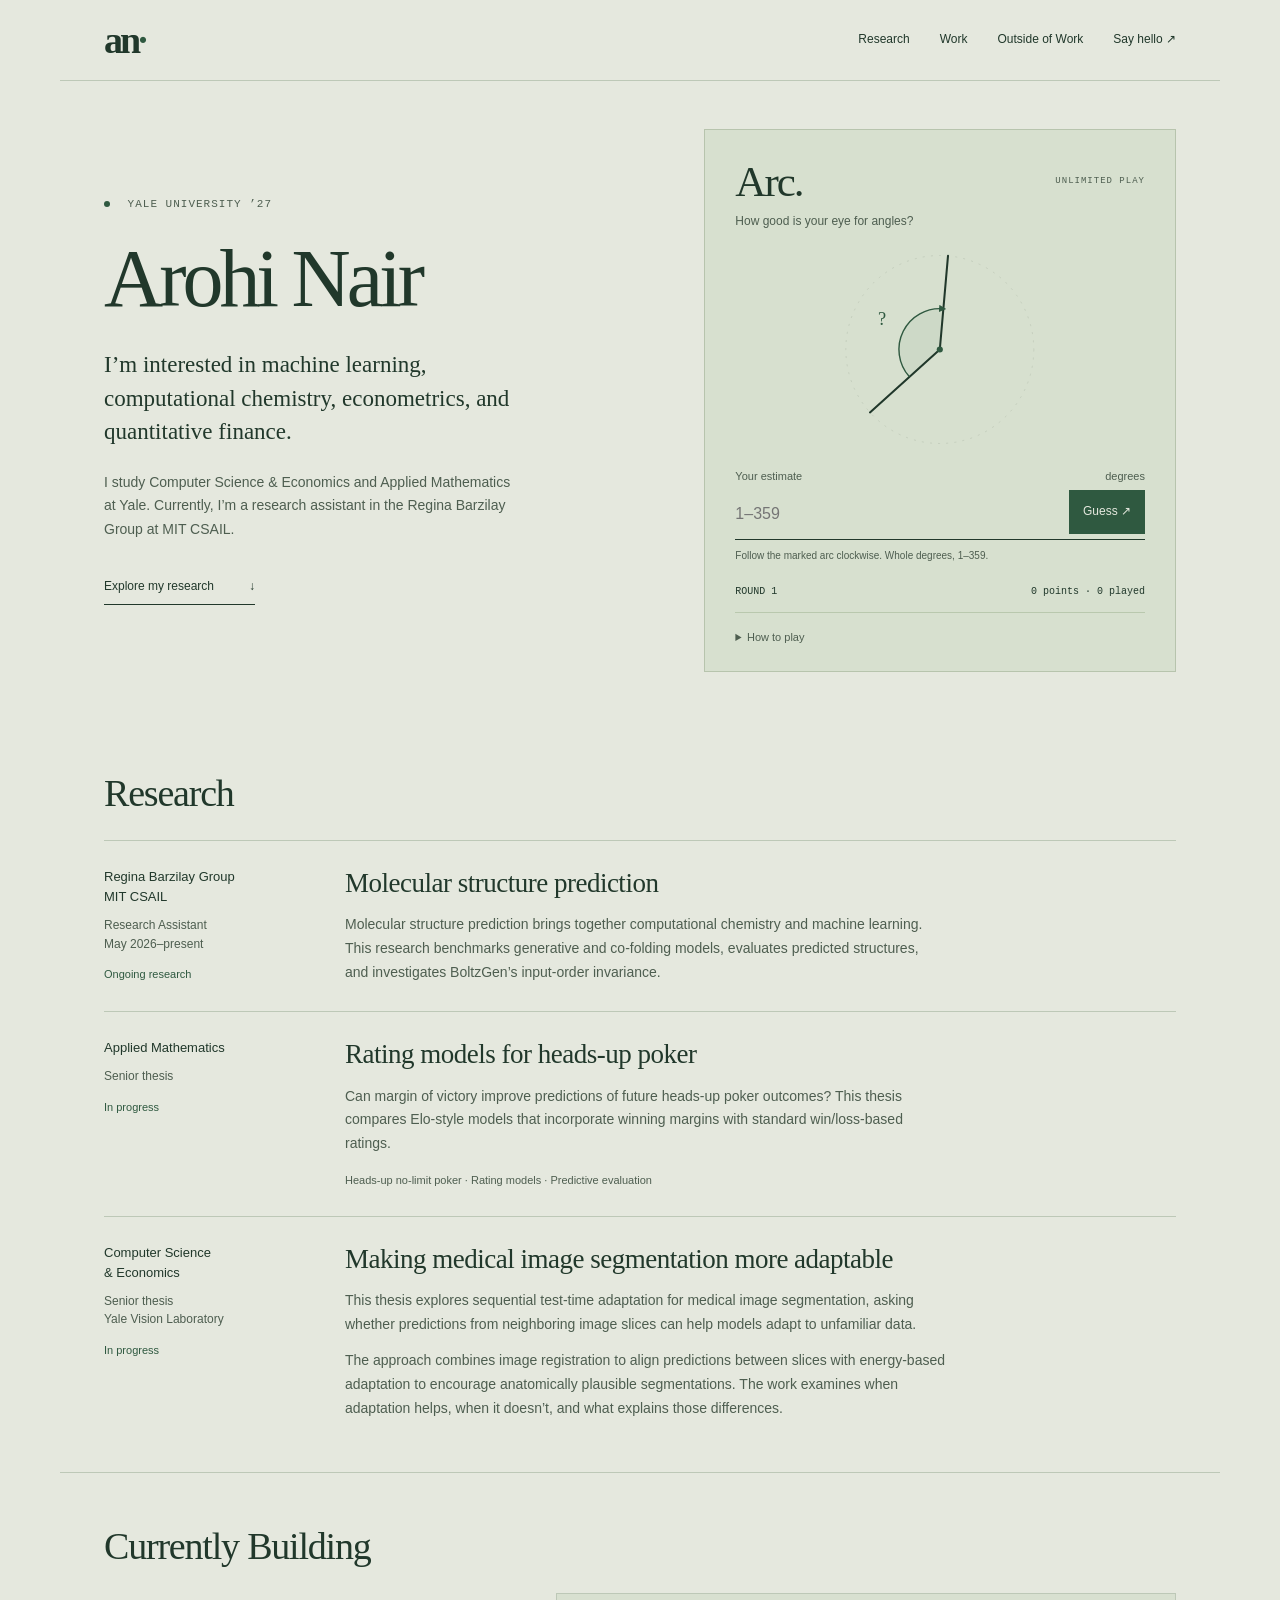
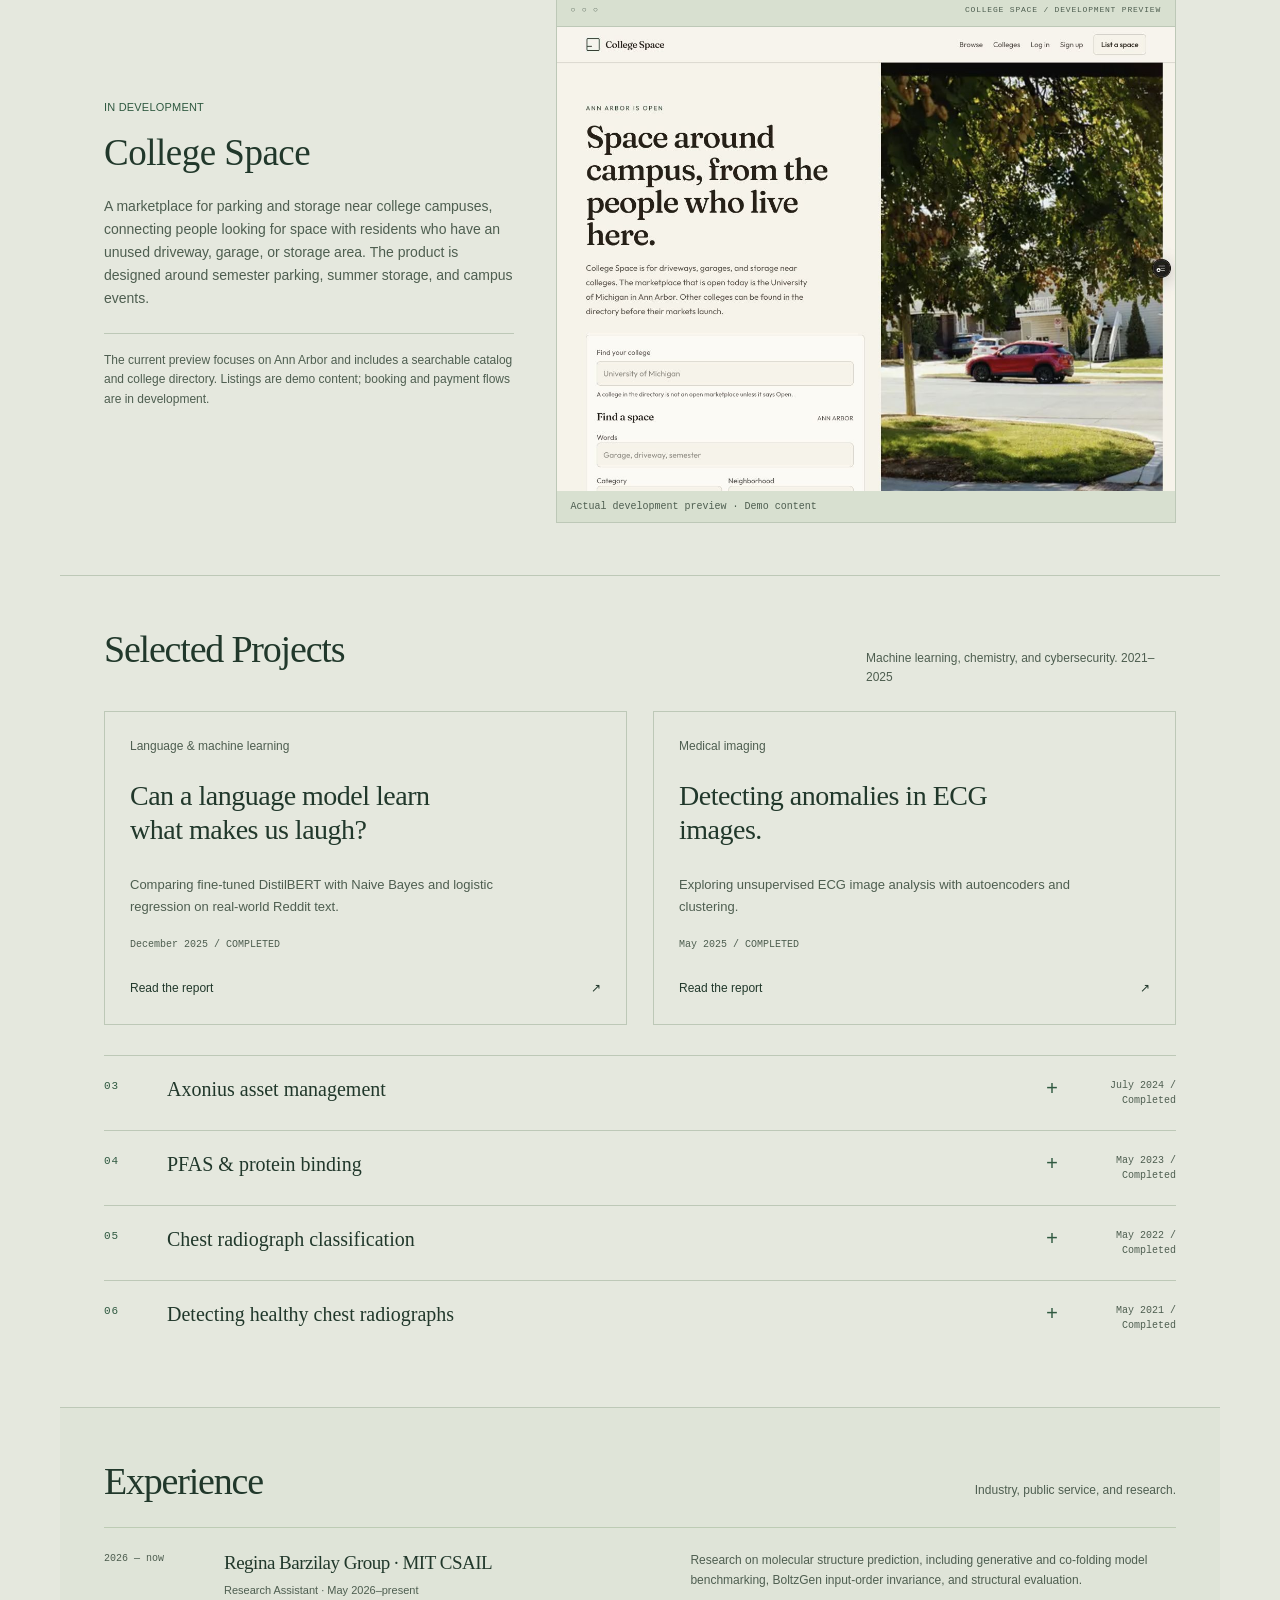
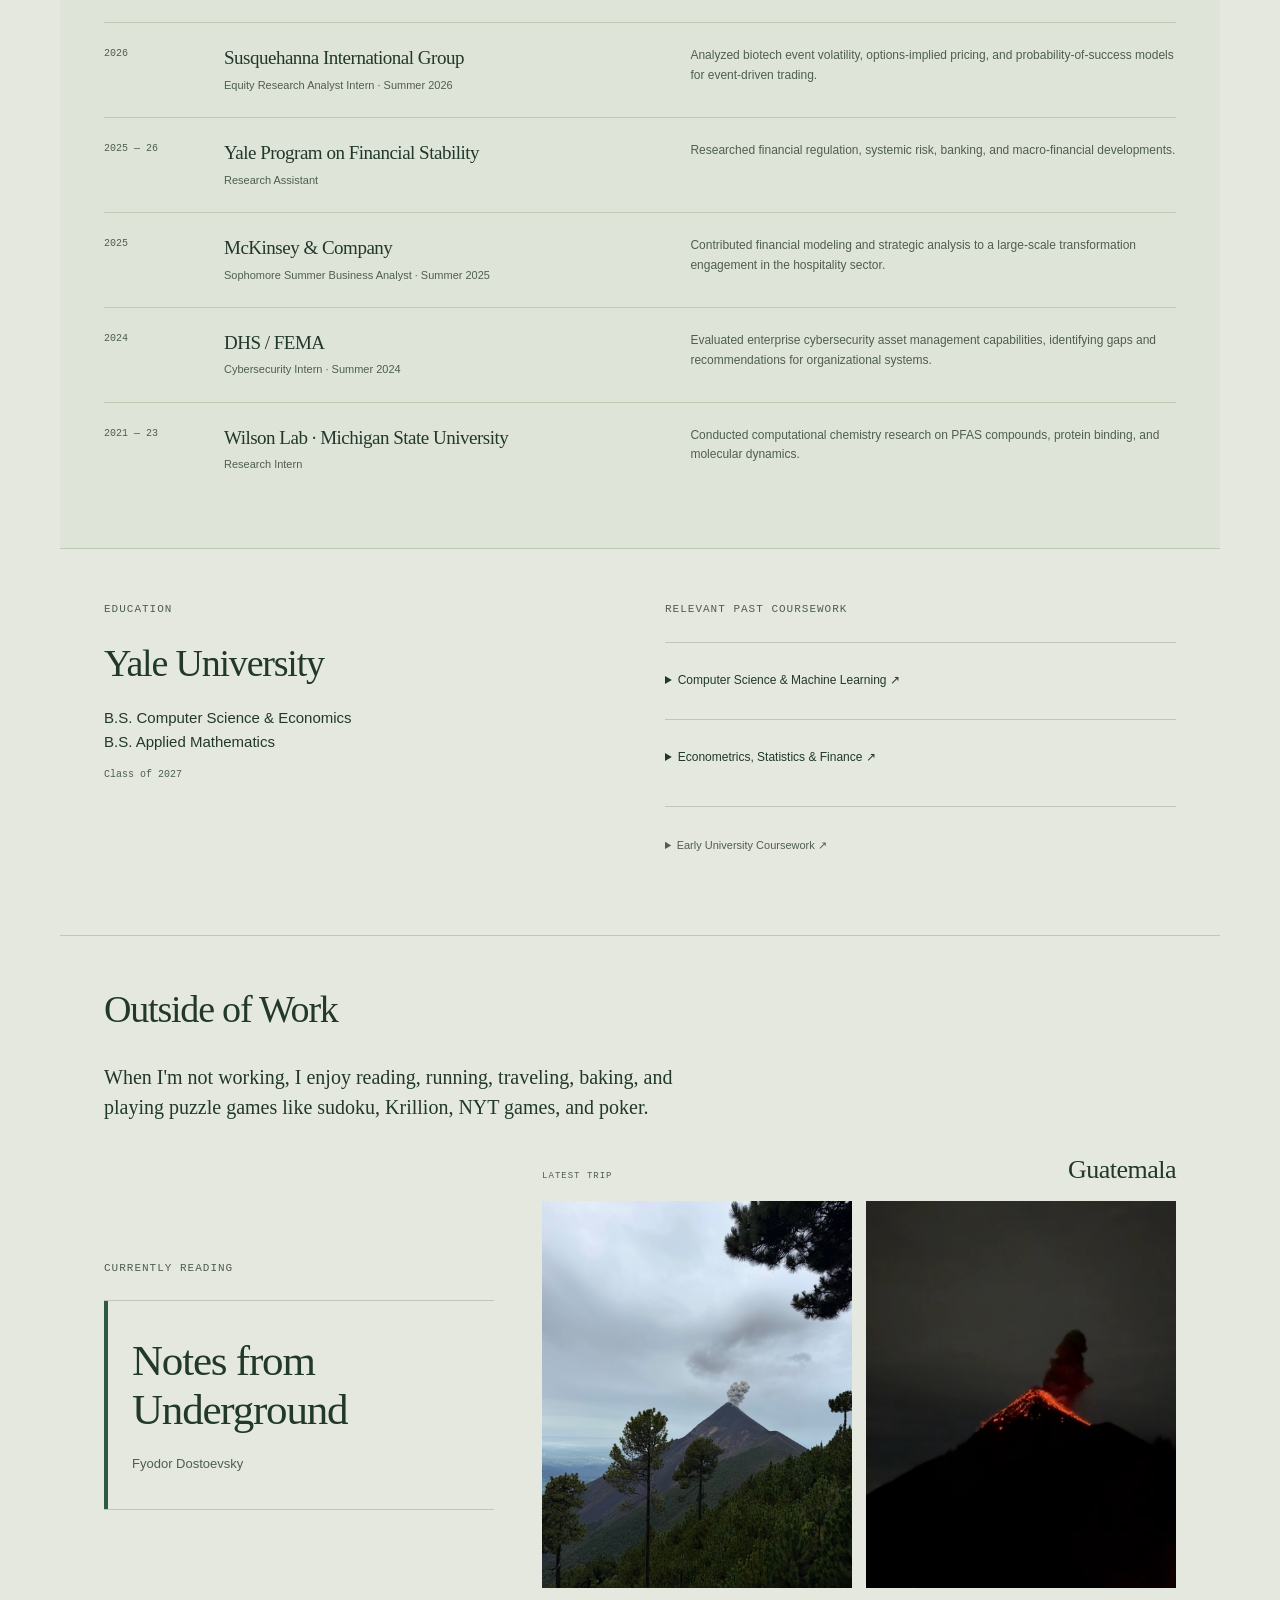
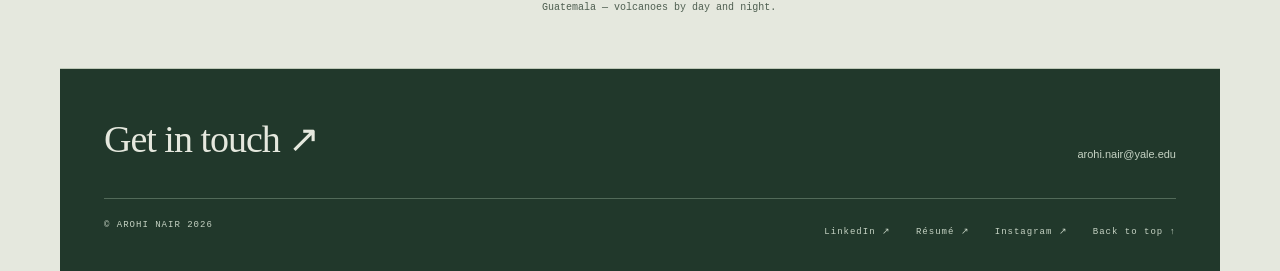
<file: index.html>
<!doctype html>
<html lang="en">
<head>
<meta charset="utf-8">
<meta name="viewport" content="width=device-width, initial-scale=1"><title>Arohi Nair — Research & Projects</title>
<meta name="description" content="Arohi Nair studies Computer Science & Economics and Applied Mathematics at Yale. Field notes on machine learning, computational chemistry, markets, and games.">
<meta property="og:title" content="Arohi Nair — Field Notes">
<meta property="og:description" content="Machine learning, computational chemistry, and quantitative finance. Research, projects, and an angle game.">
<meta property="og:type" content="website">
<meta property="og:url" content="https://arohinair.com/">
<meta property="og:image" content="https://arohinair.com/images/arohi.png">
<meta name="twitter:card" content="summary">
<meta name="theme-color" content="#e5e8de">
<link rel="icon" href="images/icon.png">
<link rel="stylesheet" href="assets/css/portfolio/style.css">
<script type="module" src="assets/js/portfolio/site.js">
</script>
</head>
<body><a class="skip" href="#main">Skip to content</a>
<header class="site-header"><a class="wordmark" href="#">an<span>·</span></a>
<nav aria-label="Main navigation"><a href="#research">Research</a><a href="#work">Work</a><a href="#notes">Outside of Work</a><a href="mailto:arohi.nair@yale.edu">Say hello ↗</a>
</nav>
</header>
<main id="main">
<section class="hero">
<div class="intro">
<p class="eyebrow"><span class="dot"></span> YALE UNIVERSITY ’27</p>
<h1>Arohi Nair</h1>
<p class="intro-copy">I’m interested in machine learning, computational chemistry, econometrics, and quantitative finance.</p>
<p class="bio">I study Computer Science & Economics and Applied Mathematics at Yale. Currently, I’m a research assistant in the Regina Barzilay Group at MIT CSAIL.</p><a class="text-link" href="#research">Explore my research <span>↓</span></a>
</div>
<aside class="game angle-game" aria-labelledby="game-title">
<div class="game-title-row"><h2 id="game-title">Arc.</h2><span class="mono">UNLIMITED PLAY</span></div>
<p class="game-deck">How good is your eye for angles?</p>
<svg id="angle-diagram" viewBox="0 0 320 230" role="img" aria-labelledby="angle-title angle-description">
<title id="angle-title">Estimate the marked angle</title>
<desc id="angle-description">Two rays meet at a vertex. Estimate the angle traced clockwise by the marked arc, which may be greater than 180 degrees.</desc>
<defs><marker id="arc-arrow" markerWidth="5" markerHeight="5" refX="3" refY="2.5" orient="auto"><path d="M0,0 L5,2.5 L0,5" fill="currentColor"/></marker></defs>
<circle class="angle-guide" cx="160" cy="115" r="92"/>
<path id="angle-sector" class="angle-sector"/>
<path id="angle-rays" class="angle-rays"/>
<path id="guess-ray" class="guess-ray" hidden/>
<path id="angle-arc" class="angle-arc" marker-end="url(#arc-arrow)"/>
<circle class="angle-vertex" cx="160" cy="115" r="3"/>
<text id="angle-label" class="angle-label" text-anchor="middle" dominant-baseline="middle">?</text>
</svg>
<form id="guess-form" novalidate>
<label for="guess">Your estimate <span>degrees</span></label>
<div class="input-line"><input id="guess" name="guess" type="text" inputmode="numeric" autocomplete="off" placeholder="1–359" aria-describedby="input-help game-error"><button type="submit" id="submit-guess">Guess ↗</button></div>
<p id="input-help">Follow the marked arc clockwise. Whole degrees, 1–359.</p>
<p id="game-error" role="alert"></p>
</form>
<div id="result" hidden role="status" aria-live="polite" aria-atomic="true" tabindex="-1"></div>
<button id="next-angle" class="next-angle" hidden>Next angle ↗</button>
<div class="game-bottom"><span id="round-label">ROUND 1</span><span id="session-score">0 points · 0 played</span></div>
<details class="rules"><summary>How to play</summary>
<p>Estimate the angle between the two rays, following the marked arc clockwise. The marked angle can be anything from 1° to 359°, including angles larger than a half-turn.</p>
<p>You get one guess per round. The answer appears immediately, with your estimate drawn as a dashed ray. Earn up to 100 points: 100 for an exact guess, losing points linearly with absolute error, down to 0 at 180° off. Your score runs for this page session. Play as many rounds as you like.</p>
<p>Inspired by <a href="https://angledle.com/">Angledle</a>. Independently written, with original styling and an immediate-reveal format rather than its six-guess daily puzzle.</p>
</details>
<noscript><p>Enable JavaScript to play the angle game.</p></noscript>
</aside>
</section>
<section id="research" class="section">
<div class="section-head">
<div>

<h2>Research</h2>
</div>

</div>
<div class="research-list">
<article class="research-entry">
<div class="research-meta"><p>Regina Barzilay Group<br> MIT CSAIL</p><span>Research Assistant<br>May 2026–present</span><span class="research-state">Ongoing research</span></div>
<div class="research-body"><h3>Molecular structure prediction</h3><p>Molecular structure prediction brings together computational chemistry and machine learning. This research benchmarks generative and co-folding models, evaluates predicted structures, and investigates BoltzGen’s input-order invariance.</p></div>
</article>
<article class="research-entry">
<div class="research-meta"><p>Applied Mathematics</p><span>Senior thesis</span><span class="research-state">In progress</span></div>
<div class="research-body"><h3>Rating models for heads-up poker</h3><p>Can margin of victory improve predictions of future heads-up poker outcomes? This thesis compares Elo-style models that incorporate winning margins with standard win/loss-based ratings.</p><p class="research-topics">Heads-up no-limit poker · Rating models · Predictive evaluation</p></div>
</article>
<article class="research-entry">
<div class="research-meta"><p>Computer Science<br> & Economics</p><span>Senior thesis<br>Yale Vision Laboratory</span><span class="research-state">In progress</span></div>
<div class="research-body"><h3>Making medical image segmentation more adaptable</h3><p>This thesis explores sequential test-time adaptation for medical image segmentation, asking whether predictions from neighboring image slices can help models adapt to unfamiliar data.</p><p>The approach combines image registration to align predictions between slices with energy-based adaptation to encourage anatomically plausible segmentations. The work examines when adaptation helps, when it doesn’t, and what explains those differences.</p></div>
</article>
</div>
</section>
<section id="building" class="section building">
<div class="section-head"><h2>Currently Building</h2></div>
<article class="product-feature"><div class="product-copy"><span class="status">IN DEVELOPMENT</span><h3>College Space</h3><p id="product-description"></p><p class="product-progress" id="product-progress"></p></div><figure class="product-preview"><div class="preview-bar"><span aria-hidden="true">○ ○ ○</span><span>COLLEGE SPACE / DEVELOPMENT PREVIEW</span></div><img src="images/college-space-preview.png" width="1200" height="900" loading="lazy" decoding="async" alt="College Space development homepage showing its campus parking and storage search interface beside a residential street photograph."><figcaption>Actual development preview · Demo content</figcaption></figure></article>
</section>
<section id="work" class="section">
<div class="section-head">
<div>

<h2>Selected Projects</h2>
</div>
<p>Machine learning, chemistry, and cybersecurity. 2021–2025</p>
</div>
<div id="projects">
</div>
<noscript>
<p>Project reports: <a href="https://drive.google.com/file/d/1Wr8ltrmApgyOrST3zG9oKPdnaNEM8PO9/view?usp=sharing">Detecting Humor in Reddit Text Using Neural Language Models</a><br><a href="https://drive.google.com/file/d/1zNtNSzDVQNmKI7AEqlPDX3rV4axEOpP8/view?usp=sharing">Unsupervised Anomaly Detection in ECG Images Using Autoencoders and Clustering Techniques</a><br><a href="https://drive.google.com/file/d/1Dq27lzqYNpdxVoeomHyTjPgEkxxmA5T8/view?usp=sharing">Proficiency of Axonius Asset Management System and Gap Analysis Report</a><br><a href="https://drive.google.com/file/d/1wLIxhnfKUJx_B0DmNIU7WvP6aZkkk1wW/view?usp=sharing">A Computational Approach to the Binding of Per- and Polyfluoroalkyl Substances to the PPARγ Protein Receptor</a><br><a href="https://drive.google.com/file/d/1Lqa4hu4i3s9NxEt40TW0qE4lBDSlQxC9/view?usp=sharing">Radiomic Classification of Chest Radiographs - Identifying COVID-19, Viral Pneumonia, and Healthy Patients to Alleviate Hospital Congestion</a><br><a href="https://drive.google.com/file/d/1l4mQQD1WjiYHUDCUsmpwQBsFykpNkFe8/view?usp=sharing">Identifying Chest Radiographs Without Pathology Using a Convolutional Neural Network</a><br>
</p>
</noscript>
</section>
<section id="experience" class="section experience">
<div class="section-head">
<div>

<h2>Experience</h2>
</div>
<p>Industry, public service, and research.</p>
</div>
<div id="experience-list">
</div>
</section>
<section id="education" class="section education">
<div>
<p class="eyebrow">EDUCATION</p>
<h2>Yale University
</h2>
<p class="degree">B.S. Computer Science & Economics<br>B.S. Applied Mathematics</p>
<p class="caption">Class of 2027</p>
</div>
<div>
<p class="eyebrow">RELEVANT PAST COURSEWORK</p>
<div id="coursework">
</div>
</div>
</section>
<section id="notes" class="section personal">
<div class="personal-intro">

<h2>Outside of Work</h2>

</div>
<p class="personal-description">When I'm not working, I enjoy reading, running, traveling, baking, and playing puzzle games like sudoku, Krillion, NYT games, and poker.</p>
<div class="personal-editorial"><article class="reading-feature"><p class="eyebrow">CURRENTLY READING</p><div class="reading-title"><span class="book-rule" aria-hidden="true"></span><h3 id="reading-title"></h3><p id="reading-author"></p></div></article><figure class="trip-feature"><div class="trip-heading"><p class="eyebrow">LATEST TRIP</p><h3 id="trip-title"></h3></div><div class="trip-photos"><img id="trip-day" class="trip-day" src="images/guatemala-day.jpg" width="917" height="1200" loading="lazy" decoding="async" alt="A smoking volcano in Guatemala beneath a cloudy daytime sky, framed by pine trees."><img id="trip-night" class="trip-night" src="images/guatemala-night.jpg" width="828" height="1800" loading="lazy" decoding="async" alt="Glowing lava spilling down a volcano in Guatemala during a nighttime eruption, with a plume above the summit."></div><figcaption id="trip-caption">Guatemala — volcanoes by day and night.</figcaption></figure></div>
</section>
<footer id="contact">

<div class="footer-main"><a href="mailto:arohi.nair@yale.edu">Get in touch ↗</a><span>arohi.nair@yale.edu</span>
</div>
<div class="footer-bottom"><span>© AROHI NAIR 2026</span>
<div><a href="https://www.linkedin.com/in/arohi-nair/">LinkedIn ↗</a><a href="https://drive.google.com/file/d/1hS2lQKfcAY86c2v9pFfkonXBX6f7XTFS/view?usp=sharing">Résumé ↗</a><a href="https://www.instagram.com/arohinair/">Instagram ↗</a><a href="#">Back to top ↑</a>
</div>
</div>
</footer>
</main>
</body>
</html>
</file>
<file: assets/css/portfolio/style.css>
:root {
  --paper:#e5e8de;
  --ink:#21382b;
  --muted:#4e5e50;
  --accent:#2f5940;
  --line:#bdc8b7;
  --soft:#dbe2d3;
  --serif:Georgia,'Times New Roman',serif;
  --sans:Arial,Helvetica,sans-serif;
  --mono:'Courier New',monospace
}
* {
  box-sizing:border-box
}
html {
  scroll-behavior:smooth;
  scroll-padding-top:30px
}
body {
  margin:0;
  background:var(--paper);
  color:var(--ink);
  font:15px/1.65 var(--sans)
}
a {
  color:inherit;
  text-decoration:none
}
button,input {
  font:inherit
}
button,a,input,summary {
  -webkit-tap-highlight-color:transparent
}
a:focus-visible,button:focus-visible,input:focus-visible,summary:focus-visible {
  outline:2px solid var(--accent);
  outline-offset:5px
}
button {
  cursor:pointer
}
button:disabled {
  cursor:default
}
::selection {
  background:#c7d8bc
}
.site-header,main {
  max-width:1376px;
  margin:auto
}
.site-header {
  display:flex;
  align-items:center;
  padding:24px 56px;
  border-bottom:1px solid var(--line);
  gap:24px
}
.wordmark {
  font:bold 38px var(--serif);
  letter-spacing:-3px
}
.wordmark span {
  color:var(--accent)
}.eyebrow, .mono, .caption, .footer-bottom {
  font:11px/1.5 var(--mono);
  letter-spacing:1px
}
nav {
  display:flex;
  margin-left:auto;
  gap:30px;
  font-size:12px
}
nav a:hover,.text-link:hover {
  color:var(--accent)
}
.skip {
  position:absolute;
  top:-100px;
  left:20px;
  background:var(--paper);
  z-index:10;
  padding:12px
}
.skip:focus {
  top:10px
}
.hero {
  padding:76px 56px 62px;
  display:grid;
  grid-template-columns:1.15fr 1fr;
  gap:90px;
  align-items:center
}
.eyebrow {
  margin:0 0 24px;
  color:var(--muted)
}
.dot {
  display:inline-block;
  width:6px;
  height:6px;
  border-radius:50%;
  background:var(--accent);
  margin-right:10px
}
h1,h2,h3,p {
  margin-top:0
}
h1 {
  font:normal clamp(66px,7.1vw,100px)/1.02 var(--serif);
  letter-spacing:-5px;
  margin:32px 0
}
em {
  font-weight:normal;
  color:var(--accent)
}
.intro-copy {
  font:23px/1.45 var(--serif);
  max-width:435px
}
.bio {
  font-size:14px;
  max-width:420px;
  color:var(--muted);
  margin:22px 0 32px
}
.text-link {
  font-size:12px;
  border-bottom:1px solid var(--ink);
  padding-bottom:7px;
  display:inline-flex;
  gap:35px
}
.game {
  padding:27px 30px 20px;
  border:1px solid #b7c4ad;
  background:#d7e0cf;
  position:relative;
  transform:rotate(1deg)
}
.game-title-row {
  display:flex;
  align-items:center;
  justify-content:space-between;
  margin-top:6px
}
.game-title-row h2 {
  font:normal 43px var(--serif);
  letter-spacing:-2px;
  margin:0
}
.game-title-row .mono {
  font-size:9px;
  letter-spacing:0;
  color:var(--muted)
}
.game-deck {
  font-size:12px;
  color:var(--muted);
  margin:6px 0 18px
}
label {
  display:block;
  font-size:11px;
  color:var(--muted);
  margin-bottom:5px
}
label span {
  float:right
}
.input-line {
  display:flex;
  border-bottom:1px solid var(--ink);
  gap:8px
}
.input-line input {
  width:100%;
  min-width:0;
  border:0;
  background:none;
  padding:10px 0;
  color:var(--ink);
  font-size:16px;
  border-radius:0
}
.input-line button {
  border:0;
  background:var(--accent);
  color:var(--paper);
  width:42px;
  flex-shrink:0;
  margin-bottom:5px;
  font-size:23px
}
.input-line button:hover {
  background:#254533
}
#input-help {
  font-size:10px;
  color:var(--muted);
  margin:8px 0
}
#game-error {
  color:#8b2334;
  font-size:12px;
  margin:5px 0
}
.game-bottom {
  display:flex;
  justify-content:space-between;
  align-items:center;
  font:10px var(--mono);
  padding-top:20px;
  gap:10px
}
.game-bottom button {
  background:none;
  border:0;
  color:var(--accent);
  font-size:11px;
  padding:0
}
.rules {
  margin-top:15px;
  border-top:1px solid #b9c8ae;
  padding-top:10px;
  font-size:11px;
  color:var(--muted)
}
summary {
  cursor:pointer
}
.rules p {
  margin:10px 0
}
.rules a,#result a {
  text-decoration:underline
}
#result {
  font-size:12px
}
.section {
  padding:75px 56px;
  border-bottom:1px solid var(--line)
}
.section-head {
  display:flex;
  justify-content:space-between;
  align-items:end;
  margin-bottom:35px;
  gap:30px
}
.section-head .eyebrow {
  margin-bottom:13px
}
h2 {
  font:normal 44px/1.15 var(--serif);
  letter-spacing:-1.6px;
  margin-bottom:0
}
.section-head>p {
  font-size:12px;
  color:var(--muted);
  margin:0
}
.status {
  font:9px var(--mono);
  color:var(--accent);
  border:1px solid #9eb496;
  padding:5px 8px;
  display:inline-block;
  letter-spacing:.7px
}
h3 {
  font:normal 27px/1.2 var(--serif);
  letter-spacing:-.5px
}
.caption {
  font-size:10px;
  letter-spacing:0;
  color:var(--muted)
}
.project-grid {
  display:grid;
  grid-template-columns:1fr 1fr;
  gap:26px;
  margin-bottom:30px
}
.project-feature {
  padding:28px;
  border:1px solid var(--line);
  position:relative;
  transition:border-color .2s,background .2s
}
.project-feature:hover {
  border-color:var(--accent);
  background:#dce3d4
}
.project-feature .eyebrow {
  font-size:9px;
  margin-bottom:30px
}
.project-feature h3 {
  max-width:330px;
  font-size:30px
}
.project-feature p {
  font-size:13px;
  color:var(--muted);
  max-width:400px
}
.project-feature a {
  display:block;
  font-size:12px;
  margin-top:24px
}
.project-feature a:after {
  content:' ↗';
  float:right
}
.project-row {
  display:grid;
  grid-template-columns:45px 1fr 100px;
  gap:18px;
  padding:22px 0;
  border-top:1px solid var(--line)
}
.project-row>.mono {
  color:var(--accent)
}
.project-row details summary {
  list-style:none;
  font:20px var(--serif);
  display:flex;
  justify-content:space-between;
  gap:15px
}
.project-row summary:after {
  content:'+';
  font:20px var(--mono);
  color:var(--accent)
}
.project-row details[open] summary:after {
  content:'−'
}
.project-row p {
  font-size:13px;
  max-width:650px;
  color:var(--muted);
  margin:16px 0 8px
}
.project-row a {
  font-size:12px;
  text-decoration:underline
}
.project-row>.caption {
  text-align:right
}
.experience {
  background:#dfe4d8
}
.experience-row {
  display:grid;
  grid-template-columns:120px 1fr 1fr;
  gap:30px;
  border-top:1px solid #bdcbb4;
  padding:23px 0
}
.experience-row h3 {
  font:19px/1.3 var(--serif);
  margin:0 0 5px
}
.experience-row p {
  font-size:12px;
  color:var(--muted);
  margin:0
}
.experience-row .role {
  font-size:11px
}
.education {
  display:grid;
  grid-template-columns:1fr 1fr;
  gap:65px
}
.degree {
  font-size:15px;
  margin:20px 0 12px
}
.serif-dot {
  color:var(--accent)
}
.course-group {
  border-top:1px solid var(--line);
  padding:16px 0
}
.course-group>summary {
  font-size:12px
}
.course-group ul {
  list-style:none;
  padding:0;
  margin:16px 0 0
}
.course-group li {
  display:flex;
  justify-content:space-between;
  gap:20px;
  font-size:12px;
  margin:10px 0
}
.course-group small {
  display:block;
  font:10px var(--mono);
  color:var(--muted)
}
.course-group li>span:last-child {
  color:var(--accent)
}
.personal-intro {
  display:flex;
  flex-wrap:wrap;
  align-items:baseline;
  column-gap:40px
}
.personal-intro .eyebrow {
  width:100%;
  margin-bottom:14px
}
.personal-intro>p:last-child {
  margin-left:auto;
  font-size:12px;
  color:var(--muted)
}
.personal-notes {
  display:grid;
  grid-template-columns:repeat(3,1fr);
  gap:38px;
  margin-top:30px
}
.personal-notes article {
  border-top:1px solid var(--line);
  padding-top:20px
}
.note-number {
  font:italic 20px var(--serif);
  color:var(--accent)
}
.personal-notes h3 {
  font-size:23px;
  margin:16px 0 10px
}
.personal-notes p {
  font-size:13px;
  color:var(--muted)
}
.note-sketch {
  font:35px var(--serif);
  color:var(--accent);
  letter-spacing:7px
}
.music {
  font-size:45px
}
footer {
  padding:65px 56px 25px;
  background:var(--ink);
  color:var(--paper)
}
footer .eyebrow {
  color:#c5d2c3;
  font-size:9px
}
.footer-main {
  display:flex;
  justify-content:space-between;
  align-items:end;
  gap:25px;
  padding-bottom:50px
}
.footer-main>a {
  font:normal 44px/1.2 var(--serif);
  letter-spacing:-1px
}
.footer-main em {
  color:#bdd5b8
}
.footer-main>span {
  font-size:11px;
  color:#c5d2c3
}
.footer-bottom {
  border-top:1px solid #526a59;
  padding-top:20px;
  display:flex;
  justify-content:space-between;
  gap:25px;
  font-size:9px;
  color:#c5d2c3
}
.footer-bottom div {
  display:flex;
  gap:25px
}
footer a:hover {
  color:#c8dfbc
}
[hidden] {
  display:none!important
}
@media(min-width:1500px) {
  .site-header,main {
  border-left:1px solid var(--line);
  border-right:1px solid var(--line)
}

}
@media(max-width:1000px) {
  .site-header {
  padding:20px 30px
}
.hero {
  padding:55px 30px;
  gap:35px
}
h1 {
  font-size:75px
}
.section {
  padding:55px 30px
}
.experience-row {
  grid-template-columns:90px 1fr 1fr;
  gap:20px
}
footer {
  padding:50px 30px 25px
}
.game {
  padding:24px
}
.education {
  gap:30px
}

}
@media(max-width:700px) {
  .site-header {
  padding:15px 20px;
  gap:15px
}
.wordmark {
  font-size:32px
}
nav {
  gap:16px;
  font-size:10px
}
nav a:last-child {
  display:none
}
.hero {
  grid-template-columns:1fr;
  padding:40px 22px;
  gap:40px
}
h1 {
  font-size:74px;
  letter-spacing:-4px;
  margin:25px 0
}
.intro-copy {
  font-size:23px;
  max-width:100%
}
.bio {
  max-width:100%
}
.game {
  transform:none;
  padding:25px;
  max-width:500px;
  width:100%;
  justify-self:center
}
.game h3 {
  min-height:70px
}
.section {
  padding:45px 22px
}
.section-head {
  display:block;
  margin-bottom:25px
}
.section-head>p {
  margin-top:18px
}
h2 {
  font-size:36px
}.project-grid, .education {
  grid-template-columns:1fr;
  gap:25px
}
.project-grid {
  gap:18px
}
.project-row {
  grid-template-columns:25px 1fr;
  gap:12px
}
.project-row>.caption {
  grid-column:2;
  text-align:left
}
.project-row summary {
  font-size:19px!important
}
.experience-row {
  grid-template-columns:65px 1fr;
  gap:14px
}
.experience-row>p {
  grid-column:2
}
.experience-row h3 {
  font-size:19px
}
.personal-intro {
  display:block
}
.personal-intro>p:last-child {
  margin:18px 0
}
.personal-notes {
  grid-template-columns:1fr;
  gap:25px
}
.personal-notes article {
  position:relative;
  padding-right:40px
}
.note-sketch {
  position:absolute;
  right:0;
  top:25px;
  font-size:24px;
  writing-mode:vertical-rl
}
.footer-main {
  display:block
}
.footer-main>a {
  font-size:36px
}
.footer-main>span {
  display:block;
  margin-top:20px
}
.footer-bottom {
  display:block
}
.footer-bottom div {
  margin-top:20px;
  flex-wrap:wrap;
  gap:20px
}
footer {
  padding:40px 22px 25px
}

}
@media(prefers-reduced-motion:reduce) {
  html {
  scroll-behavior:auto
}
*,*:before,*:after {
  animation:none!important;
  transition:none!important
}

}


.early-coursework { margin-top: 10px; }
.early-coursework > summary { color: var(--muted); font-size: 11px; }
.early-coursework > .caption { margin: 14px 0 8px; }
.early-context { font-size: 12px; color: var(--muted); }
#result:focus { outline: none; }
@media(max-width:430px) { h1 { font-size: 58px; letter-spacing: -3px; } }

/* Local revision: preserve the editorial palette while tightening the opening. */
.hero { padding-top: 48px; padding-bottom: 44px; gap: 65px; }
h1 { font-size: clamp(60px, 6.6vw, 90px); letter-spacing: -4px; margin: 25px 0; }
.intro-copy { font-size: 23px; }
.game { transform: none; }
.game-title-row { margin-top: 0; }
.angle-game .game-title-row .mono { letter-spacing: 1px; }
.angle-game .game-deck { margin-bottom: 0; }
#angle-diagram { display: block; width: 100%; max-height: 235px; overflow: visible; color: var(--accent); }
.angle-guide { fill: none; stroke: var(--line); stroke-width: .7; stroke-dasharray: 2 6; }
.angle-sector { fill: var(--accent); fill-opacity: .055; }
.angle-rays { fill: none; stroke: var(--ink); stroke-width: 2; stroke-linecap: round; stroke-linejoin: round; }
.angle-arc { fill: none; stroke: var(--accent); stroke-width: 1.4; }
.angle-vertex { fill: var(--accent); }
.angle-label { fill: var(--accent); font: 18px Georgia, serif; }
.guess-ray { fill: none; stroke: var(--accent); stroke-width: 1.7; stroke-dasharray: 5 4; }
.angle-game .input-line button { width: auto; padding: 0 14px; min-height: 44px; font-size: 12px; }
.angle-game #input-help { line-height: 1.5; }
.angle-answer { color: var(--accent); font: 32px/1.2 var(--serif); margin: 0 0 5px; }
.angle-game #result p:not(.angle-answer) { margin-bottom: 8px; }
.angle-legend { color: var(--muted); font-size: 10px; }
.next-angle { color: var(--paper); background: var(--accent); border: 0; padding: 11px 18px; min-height: 44px; font-size: 12px; width: 100%; }
.next-angle:hover { background: #254533; }
.angle-game .game-bottom { padding-top: 15px; }
.section-head > p { max-width: 310px; }
.personal-intro { margin-bottom: 30px; }
@media(max-width:1000px) { .hero { gap: 30px; } }
@media(max-width:700px) {
  .hero { padding: 30px 22px 35px; gap: 28px; }
  h1 { font-size: 64px; margin: 20px 0; }
  .intro-copy { font-size: 21px; margin-bottom: 14px; }
  .bio { margin: 14px 0 22px; }
  .angle-game { padding: 22px; }
  .section-head > p { margin-top: 12px; }
}
@media(max-width:430px) { h1 { font-size: 58px; letter-spacing: -3px; } }
/* Research: small conceptual illustrations, never experimental results. */
.thesis-top { display: flex; align-items: center; justify-content: space-between; gap: 15px; }
.product-feature { display: grid; grid-template-columns: .8fr 1.2fr; gap: 45px; align-items: center; }
.product-copy h3 { font-size: 37px; margin: 22px 0 20px; }
.product-copy > p { max-width: 410px; font-size: 14px; color: var(--muted); }
.product-copy .product-progress { font-size: 12px; border-top: 1px solid var(--line); padding-top: 17px; margin-top: 22px; }
.product-preview { margin: 0; border: 1px solid var(--line); background: #d8e0d0; }
.preview-bar { display: flex; justify-content: space-between; align-items: center; gap: 12px; padding: 10px 14px; font: 8px/1.5 var(--mono); color: var(--muted); letter-spacing: .8px; }
.product-preview img { display: block; width: 100%; height: auto; border-top: 1px solid var(--line); }
.product-preview figcaption { padding: 10px 14px; font: 10px var(--mono); color: var(--muted); }
.project-row details .formal-title { color: var(--ink); font: 17px/1.45 var(--serif); max-width: 700px; margin-top: 20px; }
.project-row summary { transition: color .2s; }
.project-row summary:hover, .project-row details[open] summary { color: var(--accent); }
.project-row details[open] { padding-bottom: 8px; }
.project-row details a { display: inline-block; padding: 8px 0; text-underline-offset: 4px; }
.personal-description { font: 21px/1.5 var(--serif); max-width: 610px; margin: 0 0 42px; }
.personal-editorial { display: grid; grid-template-columns: 1fr 1fr; gap: 80px; align-items: center; }
.reading-feature { padding: 25px 0; max-width: 390px; }
.reading-title { border-top: 1px solid var(--line); border-bottom: 1px solid var(--line); padding: 35px 18px 35px 28px; position: relative; }
.book-rule { position: absolute; top: 0; bottom: 0; left: 0; width: 4px; background: var(--accent); }
.reading-title h3 { font: normal 43px/1.15 var(--serif); letter-spacing: -1.2px; max-width: 300px; margin: 0 0 18px; }
.reading-title p { color: var(--muted); margin: 0; font-size: 13px; }
.trip-feature { margin: 0; max-width: 420px; justify-self: center; width: 100%; }
.trip-heading { display: flex; justify-content: space-between; align-items: baseline; gap: 20px; margin-bottom: 16px; }
.trip-heading .eyebrow { margin: 0; font-size: 9px; }
.trip-heading h3 { margin: 0; font-size: 26px; }
.trip-feature img { display: block; width: 100%; height: auto; aspect-ratio: 1; object-fit: cover; object-position: center; }
.trip-feature figcaption { font: 9px var(--mono); color: var(--muted); margin-top: 12px; }
.course-group summary { padding: 4px 0; }
.course-group[open] > summary { color: var(--accent); }
.project-feature:focus-within { border-color: var(--accent); background: #dce3d4; }
#angle-diagram { max-height: 235px; }
@media(max-width:1000px) {
  .product-feature { gap: 28px; }
  .personal-editorial { gap: 40px; }
}
@media(max-width:700px) {
  .product-feature { grid-template-columns: 1fr; }
  .product-copy > p { max-width: none; }
  .product-copy h3 { font-size: 32px; }
  .personal-editorial { grid-template-columns: 1fr; gap: 40px; }
  .personal-description { font-size: 20px; margin-bottom: 25px; }
  .reading-feature { max-width: none; padding: 0; }
  .reading-title h3 { font-size: 37px; max-width: 270px; }
  .trip-feature { justify-self: center; }
  .preview-bar { font-size: 7px; padding: 9px; }
  .project-row details summary { font-size: 21px !important; line-height: 1.3; }
  .project-row details .formal-title { font-size: 16px; overflow-wrap: anywhere; }
}
@media(max-width:360px) {
  nav { gap: 11px; font-size: 9px; }
  h1 { font-size: 52px; }
}
/* Comfortable keyboard/touch targets without changing the visual design. */
nav a { display: inline-flex; align-items: center; min-height: 44px; }
.course-group > summary { min-height: 44px; align-content: center; }
.rules > summary { min-height: 28px; align-content: center; }
.text-link, .footer-bottom a { min-height: 28px; align-content: center; }

.footer-bottom a { display: inline-flex; align-items: center; }
footer a:focus-visible { outline-color: #c8dfbc; }

/* Guatemala: equal portrait frames; crop with object-fit, never stretch. */
.personal-editorial { grid-template-columns: .8fr 1.3fr; gap: 64px; }
.trip-feature { max-width: 650px; }
.trip-photos { display: grid; grid-template-columns: 1fr 1fr; gap: 14px; align-items: end; }
.trip-feature .trip-day { aspect-ratio: 4 / 5; object-fit: cover; object-position: center; }
.trip-feature .trip-night { aspect-ratio: 4 / 5; object-fit: cover; object-position: 50% 58%; }
.trip-feature figcaption { line-height: 1.6; font-size: 10px; }
@media(max-width:1000px) {
  .personal-editorial { grid-template-columns: .8fr 1.3fr; gap: 30px; }
  .reading-title h3 { font-size: 36px; }
  .trip-photos { gap: 10px; }
}
@media(max-width:700px) {
  .personal-editorial { grid-template-columns: 1fr; gap: 35px; }
  .trip-feature { max-width: 400px; }
  .trip-photos { grid-template-columns: 1fr; gap: 16px; }


  .reading-title h3 { font-size: 37px; }
}

/* Layout polish: one reading width, shared gutters, quieter typography. */
:root { --page-gutter: 44px; }
.site-header, main { max-width: 1160px; border-left: 0; border-right: 0; }
.site-header { padding: 18px var(--page-gutter); }
.hero { padding: 48px var(--page-gutter) 48px; gap: 58px; }
h1 { font-size: clamp(58px, 6.4vw, 82px); margin: 20px 0 28px; }
.hero .eyebrow { font-size: 11px; letter-spacing: 1px; }
.section { padding: 52px var(--page-gutter); }
.section-head { margin-bottom: 24px; align-items: baseline; }
h2 { font-size: 38px; letter-spacing: -1.2px; }
.section-head > p { font-size: 12px; line-height: 1.6; }
.research-entry { display: grid; grid-template-columns: 205px minmax(0,1fr); gap: 36px; border-top: 1px solid var(--line); padding: 26px 0; }
.research-entry:last-child { padding-bottom: 0; }
.research-meta { font-size: 13px; line-height: 1.55; }
.research-meta p { margin: 0 0 9px; }
.research-meta > span { display: block; color: var(--muted); font-size: 12px; }
.research-meta .research-state { color: var(--accent); margin-top: 13px; font-size: 11px; }
.research-body { max-width: 72ch; }
.research-body h3 { font-size: 27px; line-height: 1.25; margin: 0 0 13px; }
.research-body > p { font-size: 14px; line-height: 1.7; color: var(--muted); margin: 0 0 12px; }
.research-body > p:last-child { margin-bottom: 0; }
.research-body .research-topics { font-size: 11px; margin-top: 15px; }
.project-feature { padding: 25px; }
.project-feature .eyebrow { font: 12px/1.5 var(--sans); letter-spacing: 0; margin-bottom: 24px; }
.project-feature h3 { font-size: 28px; }
.status { border: 0; padding: 0; font: 11px/1.5 var(--sans); letter-spacing: .2px; }
.product-copy h3 { margin-top: 12px; }
.product-feature { gap: 38px; }
.experience-row { grid-template-columns: 95px 1fr 1.1fr; gap: 25px; }
.education { gap: 50px; }
.personal-description { font-size: 20px; margin-bottom: 32px; }
.personal-editorial { gap: 48px; }
footer { padding: 48px var(--page-gutter) 24px; }
.footer-main { padding-bottom: 35px; }
.footer-main > a { font-size: 38px; }
@media(max-width:1000px) {
  :root { --page-gutter: 30px; }
  .hero { gap: 30px; }
  .research-entry { grid-template-columns: 185px minmax(0,1fr); gap: 28px; }
}
@media(max-width:700px) {
  :root { --page-gutter: 22px; }
  .site-header { padding: 12px var(--page-gutter); }
  .hero { padding: 30px var(--page-gutter) 36px; gap: 28px; }
  h1 { font-size: 58px; margin: 18px 0 24px; }
  .section { padding: 34px var(--page-gutter); }
  .section-head { margin-bottom: 22px; }
  h2 { font-size: 33px; }
  .research-entry { grid-template-columns: 1fr; gap: 16px; padding: 24px 0; }
  .research-meta p { margin-bottom: 5px; }
  .research-meta .research-state { margin-top: 7px; }
  .research-body h3 { font-size: 25px; }
  .research-body > p { font-size: 14px; }
  .experience-row { grid-template-columns: 65px 1fr; gap: 12px; }
  .education { gap: 30px; }
  .personal-editorial { gap: 32px; }
  footer { padding: 36px var(--page-gutter) 24px; }
  .footer-main > a { font-size: 33px; }
}
@media(max-width:360px) { h1 { font-size: 52px; } }
</file>
